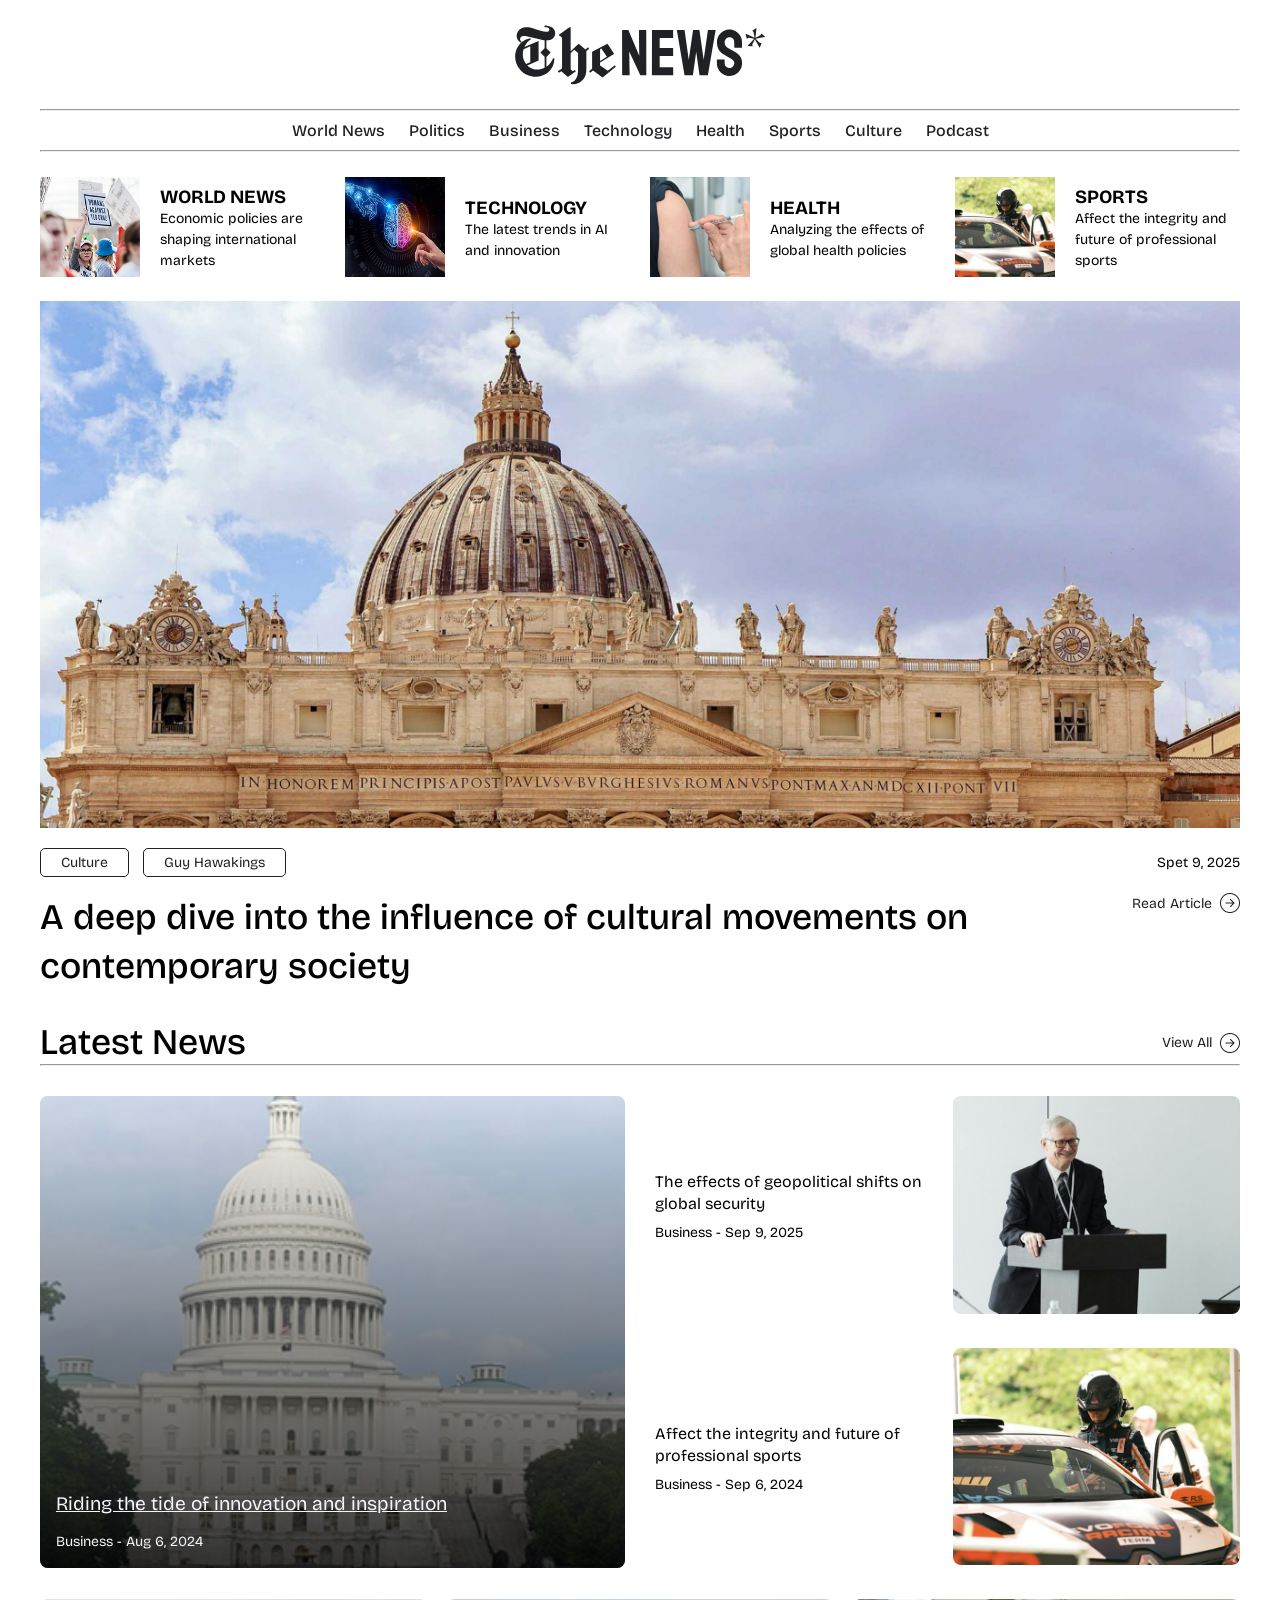
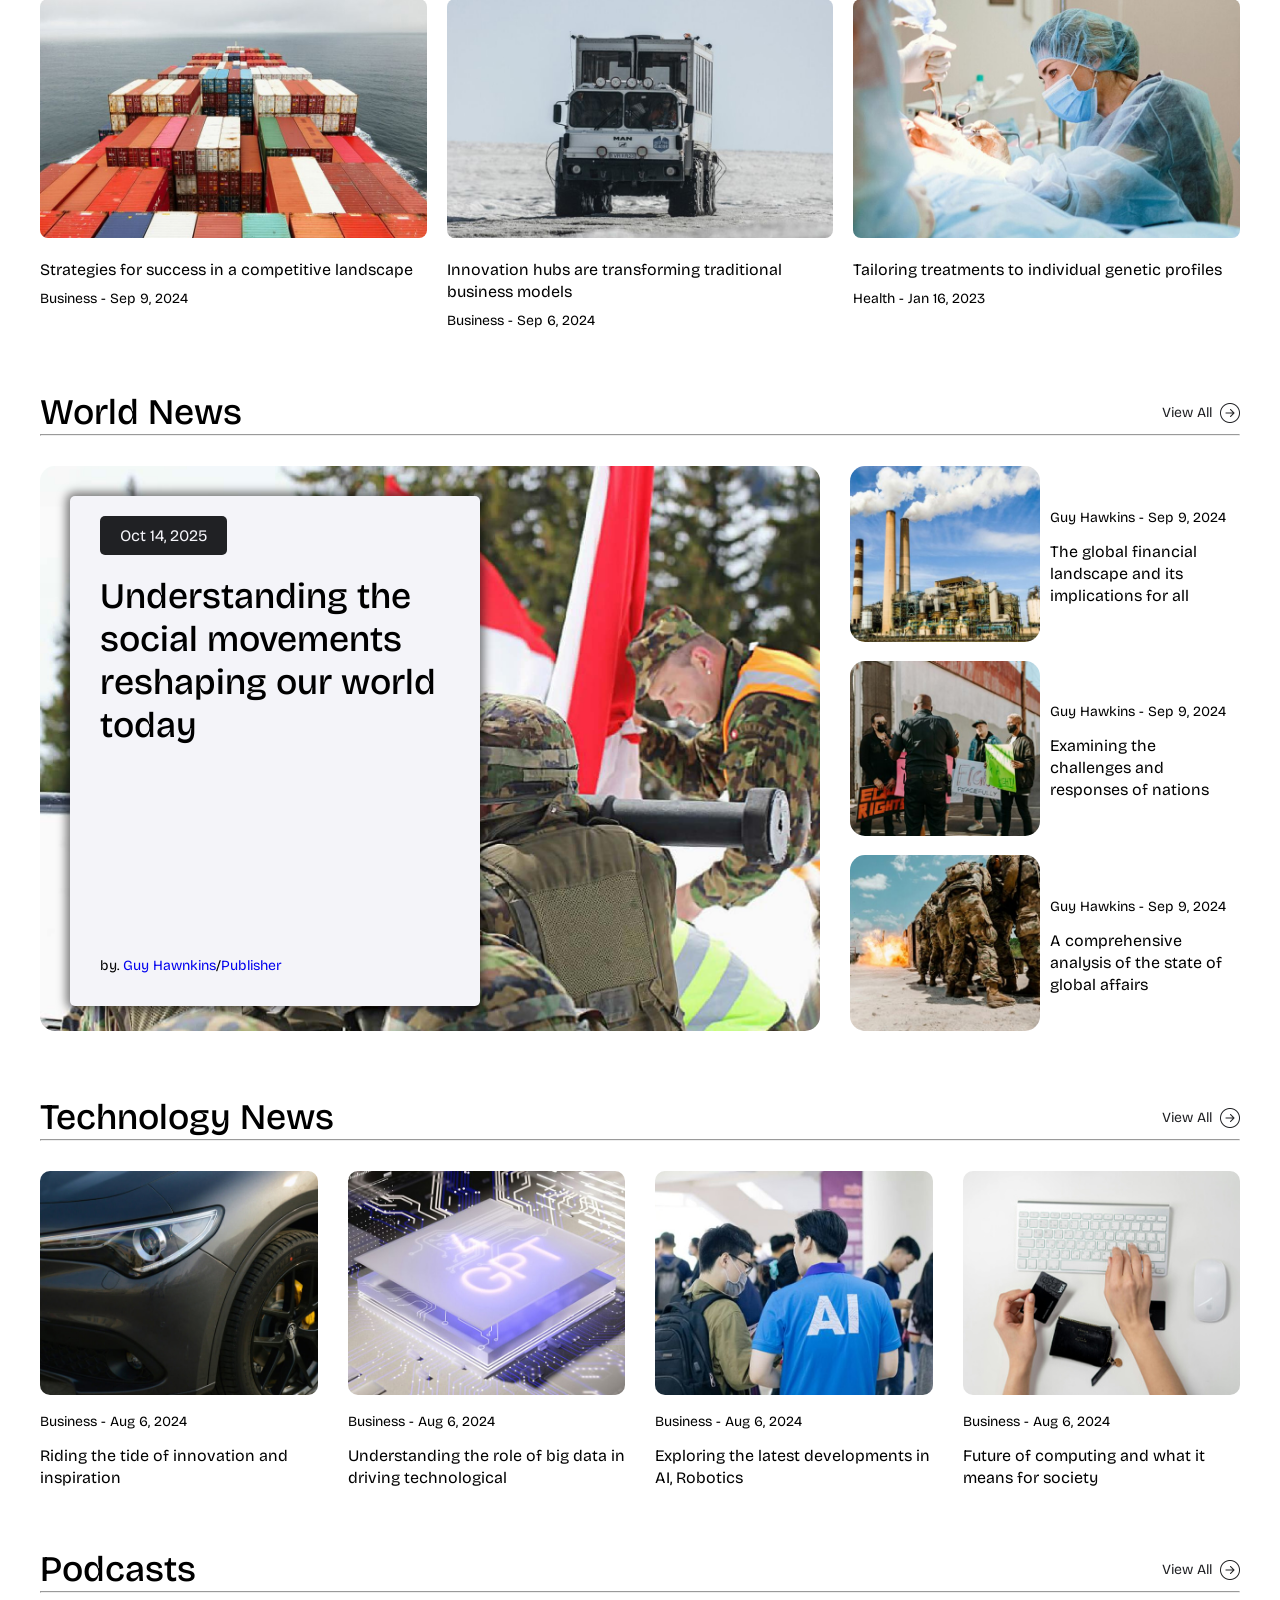
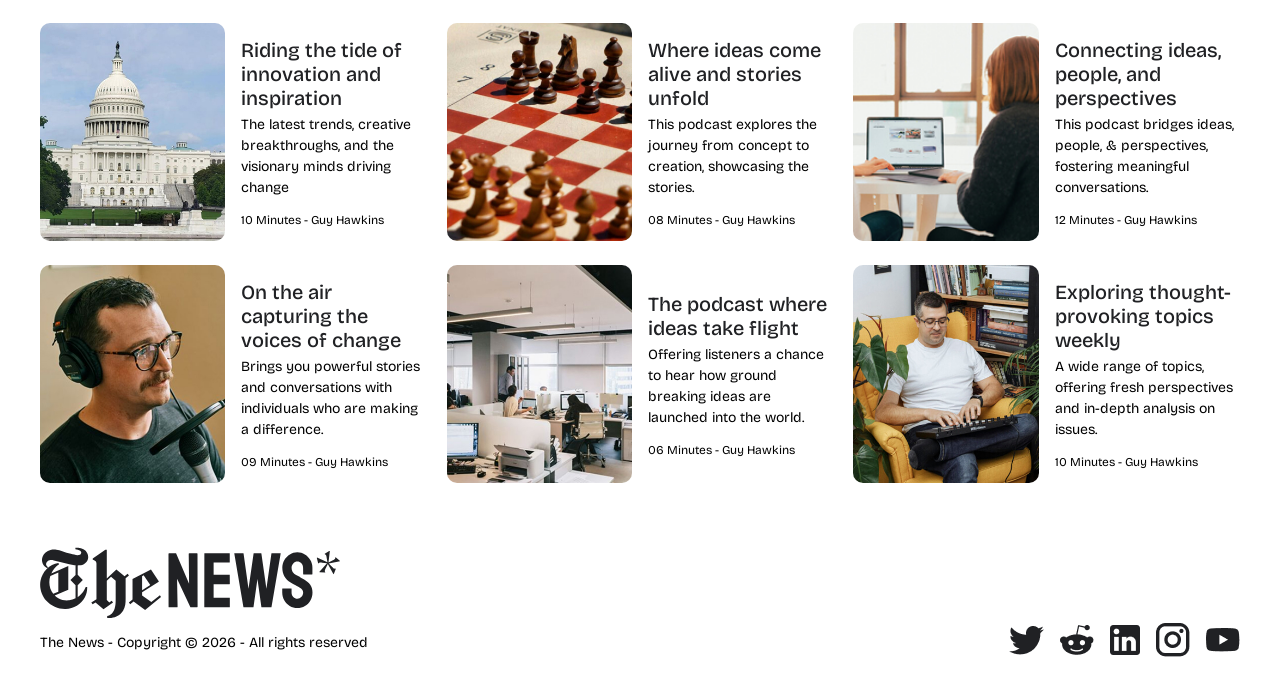
<file: index.html>
<!DOCTYPE html>
<html lang="en">

<head>
    <meta charset="UTF-8">
    <meta name="viewport" content="width=device-width, initial-scale=1.0">
    <title>The News</title>
    <link rel="stylesheet" href="./assets/css/style.css">
    <script src="./assets/js/script.js"></script>
</head>

<body>
    <header>
        <div class="header-wrapper">
            <div class="logo">
                <a href="/" target="_self">
                    <img src="./assets/images/the-news-dark.svg" alt="The News Logo" />
                </a>
            </div>
            <hr />
            <div class="header-menu">
                <ul>
                    <li>
                        <a href="/world-news.html" target="_self">World News</a>
                    </li>
                    <li>
                        <a href="/politics.html" target="_self">Politics</a>
                    </li>
                    <li>
                        <a href="/business.html" target="_self">Business</a>
                    </li>
                    <li>
                        <a href="/technology.html" target="_self">Technology</a>
                    </li>
                    <li>
                        <a href="/health.html" target="_self">Health</a>
                    </li>
                    <li>
                        <a href="/sports.html" target="_self">Sports</a>
                    </li>
                    <li>
                        <a href="/culture.html" target="_self">Culture</a>
                    </li>
                    <li>
                        <a href="/podcast.html" target="_self">Podcast</a>
                    </li>
                </ul>
                <img src="./assets/images/hamburger.png" alt="Open Menu" class="open_mobile-menu">
                <div class="mobile__menu">
                    <img src="./assets/images/close.png" alt="Close Menu" class="close_mobile-menu">
                    <div class="logo">
                        <a href="/" target="_self">
                            <img src="./assets/images/the-news-dark.svg" alt="The News Logo" />
                        </a>
                    </div>
                    <ul>
                        <li>
                            <a href="/world-news.html" target="_self">World News</a>
                        </li>
                        <li>
                            <a href="/politics.html" target="_self">Politics</a>
                        </li>
                        <li>
                            <a href="/business.html" target="_self">Business</a>
                        </li>
                        <li>
                            <a href="/technology.html" target="_self">Technology</a>
                        </li>
                        <li>
                            <a href="/health.html" target="_self">Health</a>
                        </li>
                        <li>
                            <a href="/sports.html" target="_self">Sports</a>
                        </li>
                        <li>
                            <a href="/culture.html" target="_self">Culture</a>
                        </li>
                        <li>
                            <a href="/podcast.html" target="_self">Podcast</a>
                        </li>
                    </ul>
                </div>
            </div>
            <hr />
        </div>
    </header>
    <main>
        <section class="hero">
            <div class="container">
                <div class="category-row">
                    <div class="category">
                        <div class="img">
                            <img src="./assets/images/world-news.jpg" alt="World News">
                        </div>
                        <div class="content">
                            <h3>WORLD NEWS</h3>
                            <p>Economic policies are shaping international markets</p>
                        </div>
                    </div>
                    <div class="category">
                        <div class="img">
                            <img src="./assets/images/technology.jpg" alt="World News">
                        </div>
                        <div class="content">
                            <h3>TECHNOLOGY</h3>
                            <p>The latest trends in AI and innovation</p>
                        </div>
                    </div>
                    <div class="category">
                        <div class="img">
                            <img src="./assets/images/health.jpg" alt="World News">
                        </div>
                        <div class="content">
                            <h3>HEALTH</h3>
                            <p>Analyzing the effects of global health policies</p>
                        </div>
                    </div>
                    <div class="category">
                        <div class="img">
                            <img src="./assets/images/sport-news.jpg" alt="World News">
                        </div>
                        <div class="content">
                            <h3>SPORTS</h3>
                            <p>Affect the integrity and future of professional sports</p>
                        </div>
                    </div>
                </div>
                <div class="article-row">
                    <img src="./assets/images/contemporary-society.jpg" alt="Contemporary Society" />
                    <div class="meta_info">
                        <div class="tags">
                            <a href="#">Culture</a>
                            <a href="#">Guy Hawakings</a>
                        </div>
                        <p>Spet 9, 2025</p>
                    </div>
                    <div class="header">
                        <h1>A deep dive into the influence of cultural movements on
                            contemporary society</h1>
                        <a href="#" class="button_icon">Read Article <img src="./assets/images/button-icon.png"
                                alt="Arrow Button Icon"></a>
                    </div>
                </div>
            </div>
        </section>
        <section class="latest_news">
            <div class="container">
                <div class="section_title">
                    <h2>Latest News</h2>
                    <a href="/latest-news.html" target="_self" class="button_icon">View All <img
                            src="./assets/images/button-icon.png" alt="Arrow Button Icon"></a>
                </div>
                <hr>
                <div class="two__col-lay">
                    <div class="main_news">
                        <div class="news">
                            <div class="img">
                                <img src="./assets/images/innovations.jpg" alt="Innovation">
                            </div>
                            <div class="content">
                                <h3><a href="#">Riding the tide of innovation and inspiration</a></h3>
                                <p>Business - Aug 6, 2024</p>
                            </div>
                        </div>
                    </div>
                    <div class="side_news">
                        <div class="news_temp">
                            <div class="content">
                                <h3><a href="#">The effects of geopolitical shifts on global security</a></h3>
                                <p>Business - Sep 9, 2025</p>
                            </div>
                            <div class="img">
                                <img src="./assets/images/geo-political.jpg" alt="Geo Political" />
                            </div>
                        </div>
                        <div class="news_temp">
                            <div class="content">
                                <h3><a href="#">Affect the integrity and future of professional sports</a></h3>
                                <p>Business - Sep 6, 2024</p>
                            </div>
                            <div class="img">
                                <img src="./assets/images/sport-news.jpg" alt="Geo Political" />
                            </div>
                        </div>
                    </div>
                </div>
                <div class="three__col-lay">
                    <div class="news_temp">
                        <div class="img">
                            <img src="./assets/images/shippment-containers.jpg" alt="Strategies for success" />
                        </div>
                        <div class="content">
                            <h3><a href="#">Strategies for success in a competitive landscape</a></h3>
                            <p>Business - Sep 9, 2024</p>
                        </div>
                    </div>
                    <div class="news_temp">
                        <div class="img">
                            <img src="./assets/images/traditional-model.jpg" alt="Traditional business models" />
                        </div>
                        <div class="content">
                            <h3><a href="#">Innovation hubs are transforming traditional business models</a></h3>
                            <p>Business - Sep 6, 2024</p>
                        </div>
                    </div>
                    <div class="news_temp">
                        <div class="img">
                            <img src="./assets/images/genetic-profile.jpg" alt="Geo Political" />
                        </div>
                        <div class="content">
                            <h3><a href="#">Tailoring treatments to individual genetic profiles</a></h3>
                            <p>Health - Jan 16, 2023</p>
                        </div>
                    </div>
                </div>
            </div>
        </section>
        <section class="world_news">
            <div class="container">
                <div class="section_title">
                    <h2>World News</h2>
                    <a href="/world-news.html" target="_self" class="button_icon">View All <img
                            src="./assets/images/button-icon.png" alt="Arrow Button Icon"></a>
                </div>
                <hr>
                <div class="rows__news">
                    <div class="main__news">
                        <img src="./assets/images/military-soliders.jpg"
                            alt="Understanding the social movements reshaping our world today" />
                        <div class="content">
                            <div class="header">
                                <span class="_date">Oct 14, 2025</span>
                                <h2>Understanding the social movements reshaping our world today</h2>
                            </div>
                            <div class="author">
                                <p>by. <a href="#">Guy Hawnkins</a>/<a href="#">Publisher</a></p>
                            </div>
                        </div>
                    </div>
                    <div class="side__news">
                        <div class="news_temp">
                            <div class="img">
                                <img src="./assets/images/Frame-8.jpg" alt="The global financial" />
                            </div>
                            <div class="content">
                                <p>Guy Hawkins - Sep 9, 2024</p>
                                <h3><a href="#">The global financial landscape and its implications for all</a></h3>
                            </div>
                        </div>
                        <div class="news_temp">
                            <div class="img">
                                <img src="./assets/images/Frame-76.jpg" alt="Examining the challenges" />
                            </div>
                            <div class="content">
                                <p>Guy Hawkins - Sep 9, 2024</p>
                                <h3><a href="#">Examining the challenges and responses of nations</a></h3>
                            </div>
                        </div>
                        <div class="news_temp">
                            <div class="img">
                                <img src="./assets/images/pave-the-way.jpg" alt="Comprehensive analysis of state" />
                            </div>
                            <div class="content">
                                <p>Guy Hawkins - Sep 9, 2024</p>
                                <h3><a href="#">A comprehensive analysis of the state of global affairs</a></h3>
                            </div>
                        </div>
                    </div>
                </div>
            </div>
        </section>
        <section class="technology_news">
            <div class="container">
                <div class="section_title">
                    <h2>Technology News</h2>
                    <a href="/technology-news.html" target="_self" class="button_icon">View All <img
                            src="./assets/images/button-icon.png" alt="Arrow Button Icon"></a>
                </div>
                <hr>
                <div class="col__four-lay">
                    <div class="news">
                        <div class="img">
                            <img src="./assets/images/Frame-96.jpg" alt="Innovation">
                        </div>
                        <div class="content">
                            <p>Business - Aug 6, 2024</p>
                            <h3><a href="#">Riding the tide of innovation and inspiration</a></h3>
                        </div>
                    </div>
                    <div class="news">
                        <div class="img">
                            <img src="./assets/images/big-data-driving.jpg" alt="Innovation">
                        </div>
                        <div class="content">
                            <p>Business - Aug 6, 2024</p>
                            <h3><a href="#">Understanding the role of big data in driving technological</a></h3>
                        </div>
                    </div>
                    <div class="news">
                        <div class="img">
                            <img src="./assets/images/ai-robotics.jpg" alt="Innovation">
                        </div>
                        <div class="content">
                            <p>Business - Aug 6, 2024</p>
                            <h3><a href="#">Exploring the latest developments in AI, Robotics</a></h3>
                        </div>
                    </div>
                    <div class="news">
                        <div class="img">
                            <img src="./assets/images/future-of-computing.jpg" alt="Innovation">
                        </div>
                        <div class="content">
                            <p>Business - Aug 6, 2024</p>
                            <h3><a href="#">Future of computing and what it means for society</a></h3>
                        </div>
                    </div>
                </div>
            </div>
        </section>
        <section class="podcast">
            <div class="container">
                <div class="section_title">
                    <h2>Podcasts</h2>
                    <a href="/podcast.html" target="_self" class="button_icon">View All <img
                            src="./assets/images/button-icon.png" alt="Arrow Button Icon"></a>
                </div>
                <hr>
                <div class="three__col-lay">
                    <div class="news-layout">
                        <div class="img">
                            <img src="./assets/images/innovations.jpg" alt="Innovation & Inspiration">
                        </div>
                        <div class="content">
                            <h4><a href="#" target="_self">Riding the tide of innovation and inspiration</a></h4>
                            <p>The latest trends, creative breakthroughs, and the visionary minds driving change</p>
                            <p><span>10 Minutes - Guy Hawkins</span></p>
                        </div>
                    </div>
                    <div class="news-layout">
                        <div class="img">
                            <img src="./assets/images/stories-unfold.jpg" alt="Innovation & Inspiration">
                        </div>
                        <div class="content">
                            <h4><a href="#" target="_self">Where ideas come alive and stories unfold</a></h4>
                            <p>This podcast explores the journey from concept to creation, showcasing the stories.</p>
                            <p><span>08 Minutes - Guy Hawkins</span></p>
                        </div>
                    </div>
                    <div class="news-layout">
                        <div class="img">
                            <img src="./assets/images/connecting-ideas.png" alt="Innovation & Inspiration">
                        </div>
                        <div class="content">
                            <h4><a href="#" target="_self">Connecting ideas, people, and perspectives</a></h4>
                            <p>This podcast bridges ideas, people, & perspectives, fostering meaningful conversations.
                            </p>
                            <p><span>12 Minutes - Guy Hawkins</span></p>
                        </div>
                    </div>
                    <div class="news-layout">
                        <div class="img">
                            <img src="./assets/images/voice-of-change.jpg" alt="Voice of Change">
                        </div>
                        <div class="content">
                            <h4><a href="#" target="_self">On the air capturing the voices of change</a></h4>
                            <p>Brings you powerful stories and conversations with individuals who are making a
                                difference.
                            </p>
                            <p><span>09 Minutes - Guy Hawkins</span></p>
                        </div>
                    </div>
                    <div class="news-layout">
                        <div class="img">
                            <img src="./assets/images/podcast-ideas.jpg" alt="Podcast">
                        </div>
                        <div class="content">
                            <h4><a href="#" target="_self">The podcast where ideas take flight</a></h4>
                            <p>Offering listeners a chance to hear how ground breaking ideas are launched into the
                                world.
                            </p>
                            <p><span>06 Minutes - Guy Hawkins</span></p>
                        </div>
                    </div>
                    <div class="news-layout">
                        <div class="img">
                            <img src="./assets/images/topic-weekly.jpg" alt="Topic Preperation">
                        </div>
                        <div class="content">
                            <h4><a href="#" target="_self">Exploring thought-provoking topics weekly</a></h4>
                            <p>A wide range of topics, offering fresh perspectives and in-depth analysis on issues.</p>
                            <p><span>10 Minutes - Guy Hawkins</span></p>
                        </div>
                    </div>
                </div>
            </div>
        </section>
    </main>
    <footer>
        <div class="container">
            <div class="footer-logo">
                <a href="/" target="_self"><img src="./assets/images/the-news-dark.svg" alt="The News Logo"></a>
            </div>
            <div class="footer-copy">
                <div class="content">
                    <p>The News - Copyright &copy; 2026 - All rights reserved</p>
                </div>
                <div class="social-icons">
                    <ul>
                        <li>
                            <a href="#" target="_blank"><img src="/assets/images/twitter.png"
                                    alt="Social Media Icons"></a>
                        </li>
                        <li>
                            <a href="#" target="_blank"><img src="/assets/images/reddit.png"
                                    alt="Social Media Icons"></a>
                        </li>
                        <li>
                            <a href="#" target="_blank"><img src="/assets/images/linkedin-dark.png"
                                    alt="Social Media Icons"></a>
                        </li>
                        <li>
                            <a href="#" target="_blank"><img src="/assets/images/instagram.png"
                                    alt="Social Media Icons"></a>
                        </li>
                        <li>
                            <a href="#" target="_blank"><img src="/assets/images/youtube.png"
                                    alt="Social Media Icons"></a>
                        </li>
                    </ul>
                </div>
            </div>
        </div>
    </footer>
</body>

</html>
</file>
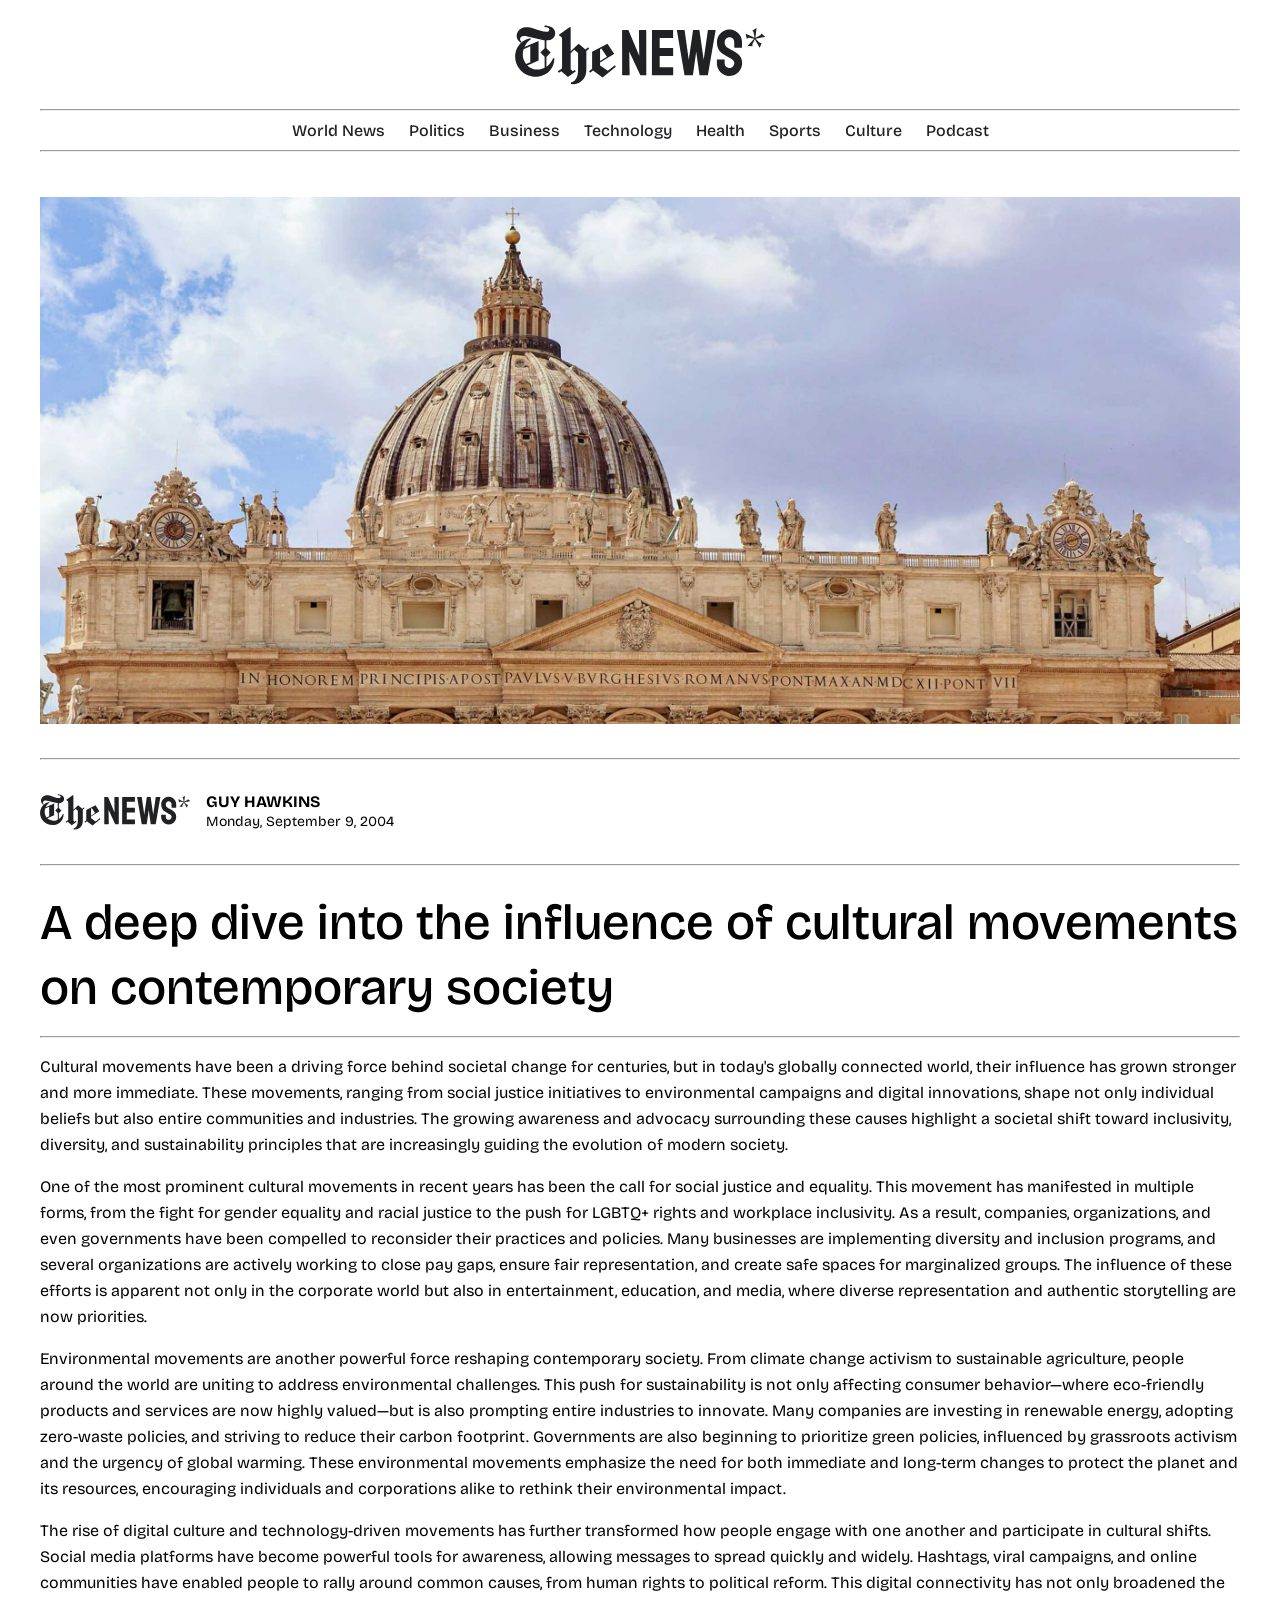
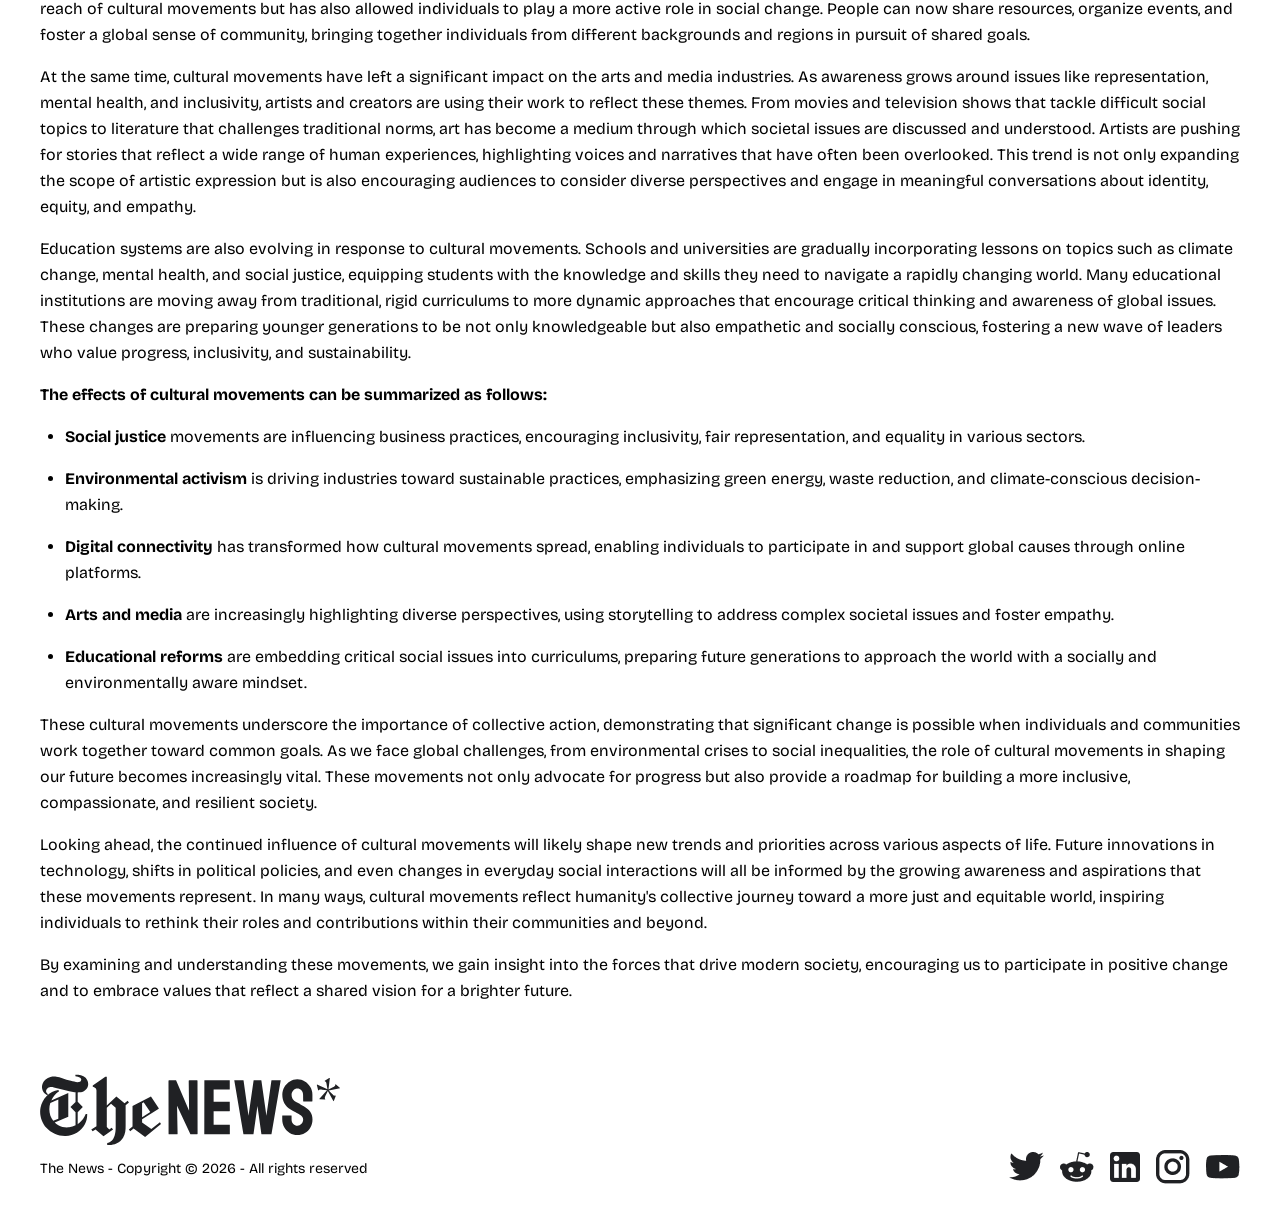
<file: influence-of-cultural-movements-on-contemporary-society.html>
<!DOCTYPE html>
<html lang="en">

<head>
    <!-- Basic SEO Meta Tags -->
    <meta charset="UTF-8">
    <meta name="viewport" content="width=device-width, initial-scale=1.0">
    <title>Influence of Cultural Movements on Contemporary Society</title>
    <meta name="description"
        content="Explore how cultural movements shape modern society, influence social norms, and impact art, politics, and everyday life.">
    <meta name="keywords" content="cultural movements, modern society, social change, culture influence">
    <meta name="author" content="Muhammad Rizwan">

    <!-- Canonical URL -->
    <link rel="canonical"
        href="https://thenews-webapp.netlify.app/influence-of-cultural-movements-on-contemporary-society">

    <!-- Open Graph (For Social Media) -->
    <meta property="og:title" content="Influence of Cultural Movements on Contemporary Society">
    <meta property="og:description" content="A deep exploration of how cultural movements shape modern society.">
    <meta property="og:type" content="article">
    <meta property="og:url"
        content="https://thenews-webapp.netlify.app/influence-of-cultural-movements-on-contemporary-society">
    <meta property="og:image" content="https://thenews-webapp.netlify.app/assets/images/contemporary-society.jpg">

    <link rel="stylesheet" href="./assets/css/style.css">
    <script src="./assets/js/script.js"></script>

</head>

<body class="single-news">
    <header>
        <div class="header-wrapper">
            <div class="logo">
                <a href="/" target="_self">
                    <img src="./assets/images/the-news-dark.svg" alt="The News Logo" />
                </a>
            </div>
            <hr />
            <div class="header-menu">
                <ul>
                    <li>
                        <a href="/world-news.html" target="_self">World News</a>
                    </li>
                    <li>
                        <a href="/politics.html" target="_self">Politics</a>
                    </li>
                    <li>
                        <a href="/business.html" target="_self">Business</a>
                    </li>
                    <li>
                        <a href="/technology.html" target="_self">Technology</a>
                    </li>
                    <li>
                        <a href="/health.html" target="_self">Health</a>
                    </li>
                    <li>
                        <a href="/sports.html" target="_self">Sports</a>
                    </li>
                    <li>
                        <a href="/culture.html" target="_self">Culture</a>
                    </li>
                    <li>
                        <a href="/podcast.html" target="_self">Podcast</a>
                    </li>
                </ul>
                <img src="./assets/images/hamburger.png" alt="Open Menu" class="open_mobile-menu">
                <div class="mobile__menu">
                    <img src="./assets/images/close.png" alt="Close Menu" class="close_mobile-menu">
                    <div class="logo">
                        <a href="/" target="_self">
                            <img src="./assets/images/the-news-dark.svg" alt="The News Logo" />
                        </a>
                    </div>
                    <ul>
                        <li>
                            <a href="/world-news.html" target="_self">World News</a>
                        </li>
                        <li>
                            <a href="/politics.html" target="_self">Politics</a>
                        </li>
                        <li>
                            <a href="/business.html" target="_self">Business</a>
                        </li>
                        <li>
                            <a href="/technology.html" target="_self">Technology</a>
                        </li>
                        <li>
                            <a href="/health.html" target="_self">Health</a>
                        </li>
                        <li>
                            <a href="/sports.html" target="_self">Sports</a>
                        </li>
                        <li>
                            <a href="/culture.html" target="_self">Culture</a>
                        </li>
                        <li>
                            <a href="/podcast.html" target="_self">Podcast</a>
                        </li>
                    </ul>
                </div>
            </div>
            <hr />
        </div>
    </header>
    <main>
        <section class="featured-image">
            <div class="container">
                <div class="img">
                    <img src="./assets/images/contemporary-society.jpg" alt="">
                </div>
            </div>
        </section>
        <article>
            <section class="content">
                <div class="container">
                    <div class="author_box">
                        <hr>
                        <div class="author-details">
                            <img src="./assets/images/the-news-dark.svg" alt="Guy Hawkins" srcset="">
                            <div class="info">
                                <h4>GUY HAWKINS</h4>
                                <p>Monday, September 9, 2004</p>
                            </div>
                        </div>
                        <hr>
                    </div>
                    <div class="content_copy">
                        <h1>A deep dive into the influence of cultural movements on contemporary society</h1>
                        <hr>
                        <p>Cultural movements have been a driving force behind societal change for centuries, but in
                            today's globally connected
                            world, their influence has grown stronger and more immediate. These movements, ranging from
                            social justice
                            initiatives to environmental campaigns and digital innovations, shape not only individual
                            beliefs but also entire
                            communities and industries. The growing awareness and advocacy surrounding these causes
                            highlight a societal shift
                            toward inclusivity, diversity, and sustainability principles that are increasingly guiding
                            the evolution of modern
                            society.</p>

                        <p>One of the most prominent cultural movements in recent years has been the call for social
                            justice and equality. This
                            movement has manifested in multiple forms, from the fight for gender equality and racial
                            justice to the push for
                            LGBTQ+ rights and workplace inclusivity. As a result, companies, organizations, and even
                            governments have been
                            compelled to reconsider their practices and policies. Many businesses are implementing
                            diversity and inclusion
                            programs, and several organizations are actively working to close pay gaps, ensure fair
                            representation, and create
                            safe spaces for marginalized groups. The influence of these efforts is apparent not only in
                            the corporate world but
                            also in entertainment, education, and media, where diverse representation and authentic
                            storytelling are now
                            priorities.</p>

                        <p>Environmental movements are another powerful force reshaping contemporary society. From
                            climate change activism to
                            sustainable agriculture, people around the world are uniting to address environmental
                            challenges. This push for
                            sustainability is not only affecting consumer behavior—where eco-friendly products and
                            services are now highly
                            valued—but is also prompting entire industries to innovate. Many companies are investing in
                            renewable energy,
                            adopting zero-waste policies, and striving to reduce their carbon footprint. Governments are
                            also beginning to
                            prioritize green policies, influenced by grassroots activism and the urgency of global
                            warming. These environmental
                            movements emphasize the need for both immediate and long-term changes to protect the planet
                            and its resources,
                            encouraging individuals and corporations alike to rethink their environmental impact.</p>

                        <p>The rise of digital culture and technology-driven movements has further transformed how
                            people engage with one
                            another and participate in cultural shifts. Social media platforms have become powerful
                            tools for awareness,
                            allowing messages to spread quickly and widely. Hashtags, viral campaigns, and online
                            communities have enabled
                            people to rally around common causes, from human rights to political reform. This digital
                            connectivity has not only
                            broadened the reach of cultural movements but has also allowed individuals to play a more
                            active role in social
                            change. People can now share resources, organize events, and foster a global sense of
                            community, bringing together
                            individuals from different backgrounds and regions in pursuit of shared goals.</p>

                        <p>At the same time, cultural movements have left a significant impact on the arts and media
                            industries. As awareness
                            grows around issues like representation, mental health, and inclusivity, artists and
                            creators are using their work
                            to reflect these themes. From movies and television shows that tackle difficult social
                            topics to literature that
                            challenges traditional norms, art has become a medium through which societal issues are
                            discussed and understood.
                            Artists are pushing for stories that reflect a wide range of human experiences, highlighting
                            voices and narratives
                            that have often been overlooked. This trend is not only expanding the scope of artistic
                            expression but is also
                            encouraging audiences to consider diverse perspectives and engage in meaningful
                            conversations about identity,
                            equity, and empathy.</p>

                        <p>Education systems are also evolving in response to cultural movements. Schools and
                            universities are gradually
                            incorporating lessons on topics such as climate change, mental health, and social justice,
                            equipping students with
                            the knowledge and skills they need to navigate a rapidly changing world. Many educational
                            institutions are moving
                            away from traditional, rigid curriculums to more dynamic approaches that encourage critical
                            thinking and awareness
                            of global issues. These changes are preparing younger generations to be not only
                            knowledgeable but also empathetic
                            and socially conscious, fostering a new wave of leaders who value progress, inclusivity, and
                            sustainability.</p>

                        <p><b>The effects of cultural movements can be summarized as follows:</b></p>

                        <ul>
                            <li>
                                <p><b>Social justice</b> movements are influencing business practices, encouraging
                                    inclusivity, fair
                                    representation, and equality
                                    in various sectors.</p>
                            </li>
                            <li>
                                <p>
                                    <b>Environmental activism</b> is driving industries toward sustainable practices,
                                    emphasizing green energy,
                                    waste reduction,
                                    and climate-conscious decision-making.
                                </p>
                            </li>
                            <li>
                                <p>
                                    <b>Digital connectivity</b> has transformed how cultural movements spread, enabling
                                    individuals to
                                    participate in and support
                                    global causes through online platforms.
                                </p>
                            </li>
                            <li>
                                <p>
                                    <b>Arts and media</b> are increasingly highlighting diverse perspectives, using
                                    storytelling to address
                                    complex societal issues
                                    and foster empathy.
                                </p>
                            </li>
                            <li>
                                <p><b>Educational reforms</b> are embedding critical social issues into curriculums,
                                    preparing future
                                    generations to approach the
                                    world with a socially and environmentally aware mindset.</p>
                            </li>
                        </ul>

                        <p>These cultural movements underscore the importance of collective action, demonstrating that
                            significant change is
                            possible when individuals and communities work together toward common goals. As we face
                            global challenges, from
                            environmental crises to social inequalities, the role of cultural movements in shaping our
                            future becomes
                            increasingly vital. These movements not only advocate for progress but also provide a
                            roadmap for building a more
                            inclusive, compassionate, and resilient society.</p>

                        <p>Looking ahead, the continued influence of cultural movements will likely shape new trends and
                            priorities across
                            various aspects of life. Future innovations in technology, shifts in political policies, and
                            even changes in
                            everyday social interactions will all be informed by the growing awareness and aspirations
                            that these movements
                            represent. In many ways, cultural movements reflect humanity's collective journey toward a
                            more just and equitable
                            world, inspiring individuals to rethink their roles and contributions within their
                            communities and beyond.</p>

                        <p>By examining and understanding these movements, we gain insight into the forces that drive
                            modern society,
                            encouraging us to participate in positive change and to embrace values that reflect a shared
                            vision for a brighter
                            future.</p>
                    </div>
                </div>
            </section>

        </article>
    </main>
    <footer>
        <div class="container">
            <div class="footer-logo">
                <a href="/" target="_self"><img src="./assets/images/the-news-dark.svg" alt="The News Logo"></a>
            </div>
            <div class="footer-copy">
                <div class="content">
                    <p>The News - Copyright &copy; 2026 - All rights reserved</p>
                </div>
                <div class="social-icons">
                    <ul>
                        <li>
                            <a href="#" target="_blank"><img src="/assets/images/twitter.png"
                                    alt="Social Media Icons"></a>
                        </li>
                        <li>
                            <a href="#" target="_blank"><img src="/assets/images/reddit.png"
                                    alt="Social Media Icons"></a>
                        </li>
                        <li>
                            <a href="#" target="_blank"><img src="/assets/images/linkedin-dark.png"
                                    alt="Social Media Icons"></a>
                        </li>
                        <li>
                            <a href="#" target="_blank"><img src="/assets/images/instagram.png"
                                    alt="Social Media Icons"></a>
                        </li>
                        <li>
                            <a href="#" target="_blank"><img src="/assets/images/youtube.png"
                                    alt="Social Media Icons"></a>
                        </li>
                    </ul>
                </div>
            </div>
        </div>
    </footer>
</body>

</html>
</file>
<file: assets/css/style.css>
@import url('https://fonts.googleapis.com/css2?family=Bricolage+Grotesque:opsz,wght@12..96,200..800&display=swap');

:root {
    --red-color: #E63946;
    --black-color: #202124;
    --light-color: #F4F4F9;
}

* {
    margin: 0;
    padding: 0;
}

body {
    font-family: "Bricolage Grotesque", sans-serif;
}

:where(h1, h2) {
    font-size: 36px;
    font-weight: 500;
}

h1 {
    line-height: 49px;
}

h2 {
    line-height: 43px;
}

a {
    text-decoration: none;
    font-size: 14px;
    font-weight: 400;
}

p {
    font-size: 14px;
    line-height: 21px;
    font-weight: 400;
}

/* Header */

header {
    padding: 25px 0;
}

header .header-wrapper {
    max-width: 1200px;
    margin: 0 auto;
}

header :where(.mobile__menu) {
    display: none;
}

header :where(img.open_mobile-menu) {
    display: none;
}

header :where(.mobile__menu) {
    transform: translateY(-200%);
}

header .logo {
    display: flex;
    align-items: center;
    justify-content: center;
    margin-bottom: 20px;
}

header .logo img {
    max-width: 250px;
}

.header-menu {
    padding: 10px 0;
}

.header-menu ul {
    list-style: none;
}

.header-menu>ul {
    display: flex;
    align-items: center;
    justify-content: center;
    gap: 1.5rem;
}

.header-menu ul li a {
    color: var(--black-color);
    font-size: 16px;
    font-weight: 500;
    transition: 0.5s ease-in;
}

.header-menu ul li a:hover {
    color: var(--red-color);
}

.container {
    max-width: 1200px;
    margin: 0 auto;
}

.category-row {
    display: grid;
    grid-template-columns: repeat(4, 1fr);
    column-gap: 20px;
    row-gap: 20px;
    margin-bottom: 20px;
}

.category-row .category {
    display: grid;
    grid-template-columns: 2fr 3fr;
    column-gap: 10px;
    row-gap: 10px;
    align-items: center;
}

.category .img img {
    width: 100%;
    max-width: 100px;
    height: 100px;
    object-fit: cover;
}

.article-row>img {
    width: 100%;
}

.meta_info {
    display: flex;
    justify-content: space-between;
    margin: 20px 0;
}

.meta_info .tags a {
    border: 1px solid var(--black-color);
    padding: 5px 20px;
    color: var(--black-color);
    border-radius: 5px;
    transition: all 0.5s ease-in-out;
}

.meta_info .tags a:hover {
    color: var(--red-color);
    border: 1px solid var(--red-color);
}

.meta_info .tags a {
    margin: 0 5px;
}

.meta_info .tags a:first-child {
    margin-left: 0;
}

.meta_info .tags a:last-child {
    margin-right: 0;
}

.article-row .header {
    display: grid;
    grid-template-columns: 6fr 1fr;
    align-items: self-start;
    justify-items: end;
}

.button_icon {
    display: flex;
    align-items: center;
    gap: 0.5rem;
    color: var(--black-color);
}

.button_icon>img {
    width: 20px;
    height: 20px;
    object-fit: cover;
}

/* Latest News */
.latest_news {
    padding-top: 30px;
    padding-bottom: 30px;
}

.section_title {
    display: flex;
    justify-content: space-between;
}

.latest_news .two__col-lay {
    margin-top: 30px;
    margin-bottom: 30px;
}

.two__col-lay {
    display: grid;
    grid-template-columns: repeat(2, 1fr);
    column-gap: 30px;
    row-gap: 30px;
}

.side_news {
    display: flex;
    flex-direction: column;
    gap: 30px;
}

.news_temp {
    display: grid;
    grid-template-columns: repeat(2, 1fr);
    column-gap: 10px;
    row-gap: 10px;
    align-items: center;
}

.news_temp .img>img {
    width: 100%;
}

.three__col-lay {
    display: grid;
    grid-template-columns: repeat(3, 1fr);
    column-gap: 20px;
    row-gap: 20px;
}

img {
    width: 100%;
}

.main_news {
    position: relative;
}

.main_news .news .img {
    position: absolute;
    width: 100%;
    overflow: hidden;
    z-index: -1;
}

.main_news .news .img img {
    max-height: 472px;
    object-fit: cover;
    border-radius: 0.5rem;
}

.main_news .news .content {
    border-radius: 0.5rem;
    height: 100%;
    min-height: 440px;
    display: flex;
    flex-direction: column;
    margin-top: 0;
    margin-bottom: auto;
    align-content: flex-start;
    justify-content: end;
    background: linear-gradient(180deg, rgba(255, 255, 255, 0.37) 0%, rgba(0, 0, 0, 0.78) 100%);
    padding: 1rem;
    color: var(--light-color);
}

.main_news .content h3 {
    margin-bottom: 1rem;
}

.main_news .content h3>a {
    color: var(--light-color);
    font-size: 1.2rem;
    text-decoration: underline;
    transition: 0.25s ease-in-out;
}

.main_news .content h3:hover a {
    color: var(--red-color);
}

:where(.side_news, .three__col-lay .news_temp) .content h3 {
    margin-bottom: 0.5rem;
}

.side_news .news_temp img {
    border-radius: 0.5rem;
}

:where(.side_news, .three__col-lay .news_temp, .technology_news .news, .world_news .side__news) .content h3>a {
    font-size: 1rem;
    color: var(--color-black);
    transition: 0.25s ease-in-out;
}

:where(.side_news, .three__col-lay .news_temp, .technology_news .news, .world_news .side__news) .content h3:hover a {
    color: var(--red-color);
}

.three__col-lay .news_temp {
    display: block;
}

.three__col-lay .news_temp .img>img {
    border-radius: 0.5rem;
}

.three__col-lay .news_temp .content {
    margin-top: 1rem;
}

/* World News */
.world_news {
    padding-top: 30px;
    padding-bottom: 30px;
}

:where(.world_news) .rows__news {
    margin-top: 30px;
    display: grid;
    grid-template-columns: 4fr 2fr;
    column-gap: 30px;
    row-gap: 30px;
}

.world_news :where(.main__news img, .side__news .img img) {
    border-radius: 15px;
}


:where(.world_news) .side__news {
    display: flex;
    flex-direction: column;
    gap: 15px;
}

:where(.world_news) .rows__news .main__news {
    position: relative;
    padding: 30px;
}

:where(.world_news) .rows__news .main__news img {
    position: absolute;
    z-index: -1;
    width: 100%;
    height: 565px;
    object-fit: cover;
    top: 0;
    left: 0;
}

:where(.world_news) .main__news .content {
    max-width: 350px;
    background-color: var(--light-color);
    padding: 30px;
    border-radius: 5px;
    box-shadow: 0 0 10px 4px rgba(0, 0, 0, 0.5);
    display: flex;
    flex-direction: column;
    gap: 13rem;
}

:where(.world_news) .side__news .content>p {
    margin-bottom: 0.75rem;
}

:where(.world_news) .main__news ._date {
    background-color: var(--black-color);
    color: var(--light-color);
    padding: 10px 20px;
    border-radius: 5px;
    cursor: pointer;
    transition: 0.25s ease-in-out;
}

:where(.world_news) .main__news ._date:hover {
    background-color: var(--red-color);
}

:where(.world_news) .main__news h2 {
    margin-top: 30px;
}

/* Technology Section */
:where(.technology_news) {
    padding-top: 30px;
    padding-bottom: 30px;
}

:where(.technology_news) .col__four-lay {
    margin-top: 30px;
}

.col__four-lay {
    display: grid;
    grid-template-columns: repeat(4, 1fr);
    column-gap: 30px;
    row-gap: 30px;
}

.news .img img {
    border-radius: 10px;
}

:where(.technology_news) .news .content {
    margin-top: 0.75rem;
}

:where(.technology_news) .news .content>p {
    margin-bottom: 0.75rem;
}

/* Podcast */
:where(.podcast) {
    padding-top: 30px;
    padding-bottom: 30px;
}

:where(.podcast) .three__col-lay {
    margin-top: 30px;
}

:where(.podcast) .news-layout {
    display: grid;
    grid-template-columns: repeat(2, 1fr);
    gap: 1rem;
    align-items: center;
}

:where(.podcast) .news-layout h4>a {
    font-weight: 500;
    font-size: 20px;
    margin-bottom: 0.75rem;
    color: var(--black-color);
    transition: color 0.5s ease-in-out;
}

:where(.podcast) .news-layout h4:hover a {
    color: var(--red-color);
}

:where(.podcast) .news-layout h4 {
    margin-bottom: 0.25rem;
}

:where(.podcast) .news-layout p:not(p:has(span)) {
    margin-bottom: 0.75rem;
}

:where(.podcast) .news-layout p:has(span) {
    font-size: 12px;
}

:where(.podcast) .news-layout .img>img {
    border-radius: 10px;
}

/* Footer */
footer {
    padding: 30px 15px;
}

:where(footer) .footer-logo img {
    max-width: 300px;
}

:where(footer) .footer-copy {
    display: grid;
    grid-template-columns: repeat(2, 1fr);
    align-items: center;
    justify-content: space-between;
}

:where(footer) .social-icons ul {
    display: flex;
    list-style: none;
    align-items: center;
    justify-content: end;
    gap: 1rem;
}

/* Single News */
:where(.single-news) .featured-image {
    padding-top: 20px;
    padding-bottom: 30px;
}

:where(.single-news) .author-details {
    display: flex;
    align-items: center;
    gap: 1rem;
    padding: 2rem 0;
}

:where(.single-news) .author-details img {
    max-width: 150px;
}

:where(.single-news) .content_copy {
    padding: 1.5rem 0;
}

:where(.single-news) .content_copy h1 {
    font-size: 50px;
    line-height: 65px;
    margin-bottom: 1rem;
}

:where(.single-news) .content_copy p {
    font-size: 16px;
    line-height: 26px;
    margin-bottom: 1rem;
}

:where(.single-news) .content_copy>hr {
    margin-bottom: 1rem;
}

:where(.single-news) .content_copy ul {
    margin-left: 25px;
}

/* Mobile+Table Media Query */

@media only screen and (min-width:320px) and (max-width:900px) {
    .header-menu>ul {
        display: none;
    }

    header hr {
        display: none;
    }

    header .header-wrapper {
        padding: 0 15px;
    }

    header .logo {
        margin-bottom: 0;
    }

    header .logo img {
        max-width: 170px;
    }

    .header-menu img.open_mobile-menu {
        display: block;
    }

    .header-menu img.open_mobile-menu {
        width: 30px;
        height: 30px;
        cursor: pointer;
        margin: 0 auto;
    }

    .mobile__menu {
        display: block;
        background: var(--light-color);
        position: absolute;
        top: 0;
        width: 100%;
        left: 0;
        padding: 20px 0;
        min-height: 100vh;
        ;
        transform: translateY(-100%);
        transition: 1.5s ease-in-out;
    }

    .mobile__menu.active {
        transform: translateY(0);
    }

    img.close_mobile-menu {
        max-width: 25px !important;
        float: right;
        position: relative;
        top: -5px;
        right: 20px;
    }

    .mobile__menu .logo {
        display: block !important;
        margin-top: 30px;
        padding: 10px 20px;
    }

    .mobile__menu ul {
        padding: 0 20px;
    }

    .mobile__menu ul li {
        padding: 10px 0;
        border-bottom: 1px solid var(--black-color);
    }
}

@media only screen and (min-width:601px) and (max-width:900px) {
    section {
        padding-left: 20px;
        padding-right: 20px;
    }

    :where(.hero) .category-row {
        grid-template-columns: repeat(2, 1fr);
    }

    :where(.hero) .category-row .img img {
        max-width: 100%;
        height: 150px;
    }

    :where(.podcast) .three__col-lay {
        grid-template-columns: repeat(2, 1fr);
    }

    :where(.world_news) .rows__news {
        grid-template-columns: none;
    }

    :where(.world_news) .side__news {
        display: grid;
        grid-template-columns: repeat(3, 1fr);
        gap: 15px;
    }

    :where(.world_news) .side__news .content h3 {
        line-height: 14px;
    }

    :where(.world_news) .side__news .content h3>a {
        font-size: 12px;
    }

    :where(.world_news) .side__news .content>p {
        margin-bottom: 0.25rem;
        font-size: 12px;
        line-height: 14px;
    }

    :where(.main_news) .news .content {
        min-height: 350px !important;
    }

    :where(.main_news) .news .img img {
        max-height: 380px !important;
    }

}

@media only screen and (min-width:320px) and (max-width:600px) {
    h1 {
        font-size: 30px;
        line-height: 35px;
    }

    h2 {
        font-size: 28px;
        line-height: 35px;
    }

    section {
        padding-left: 15px;
        padding-right: 15px;
    }

    :where(.hero) .category-row {
        grid-template-columns: repeat(2, 1fr);
    }

    .category-row .category .content>h3 {
        font-size: 14px;
    }

    .category-row .category .content>p {
        font-size: 12px;
        line-height: 16px;
    }

    :where(.latest_news) .two__col-lay {
        grid-template-columns: none;
    }

    :where(.world_news) .rows__news {
        grid-template-columns: none;
    }

    :where(.technology_news) .col__four-lay {
        grid-template-columns: repeat(2, 1fr);
    }

    :where(.podcast) .three__col-lay {
        grid-template-columns: none;
    }

    :where(footer) .footer-logo img {
        max-width: 200px;
    }

    :where(footer) .footer-logo {
        margin-bottom: 1rem;
    }

    :where(footer) .footer-copy {
        grid-template-columns: none;
        row-gap: 20px;
    }

    :where(footer) .social-icons ul>li>a>img {
        max-width: 25px !important;
        height: 25px;
        object-fit: contain;
    }

    /* Single-News */
    :where(.single-news) .featured-image {
        padding-top: 0;
    }

    :where(.single-news) .author-details {
        gap: 0.5rem;
        padding: 1rem 0;
    }

    :where(.single-news) .content_copy h1 {
        font-size: 35px;
        line-height: 40px;
    }

    :where(.single-news) .content_copy p {
        line-height: 20px;
        font-weight: 200;
    }
}
</file>
